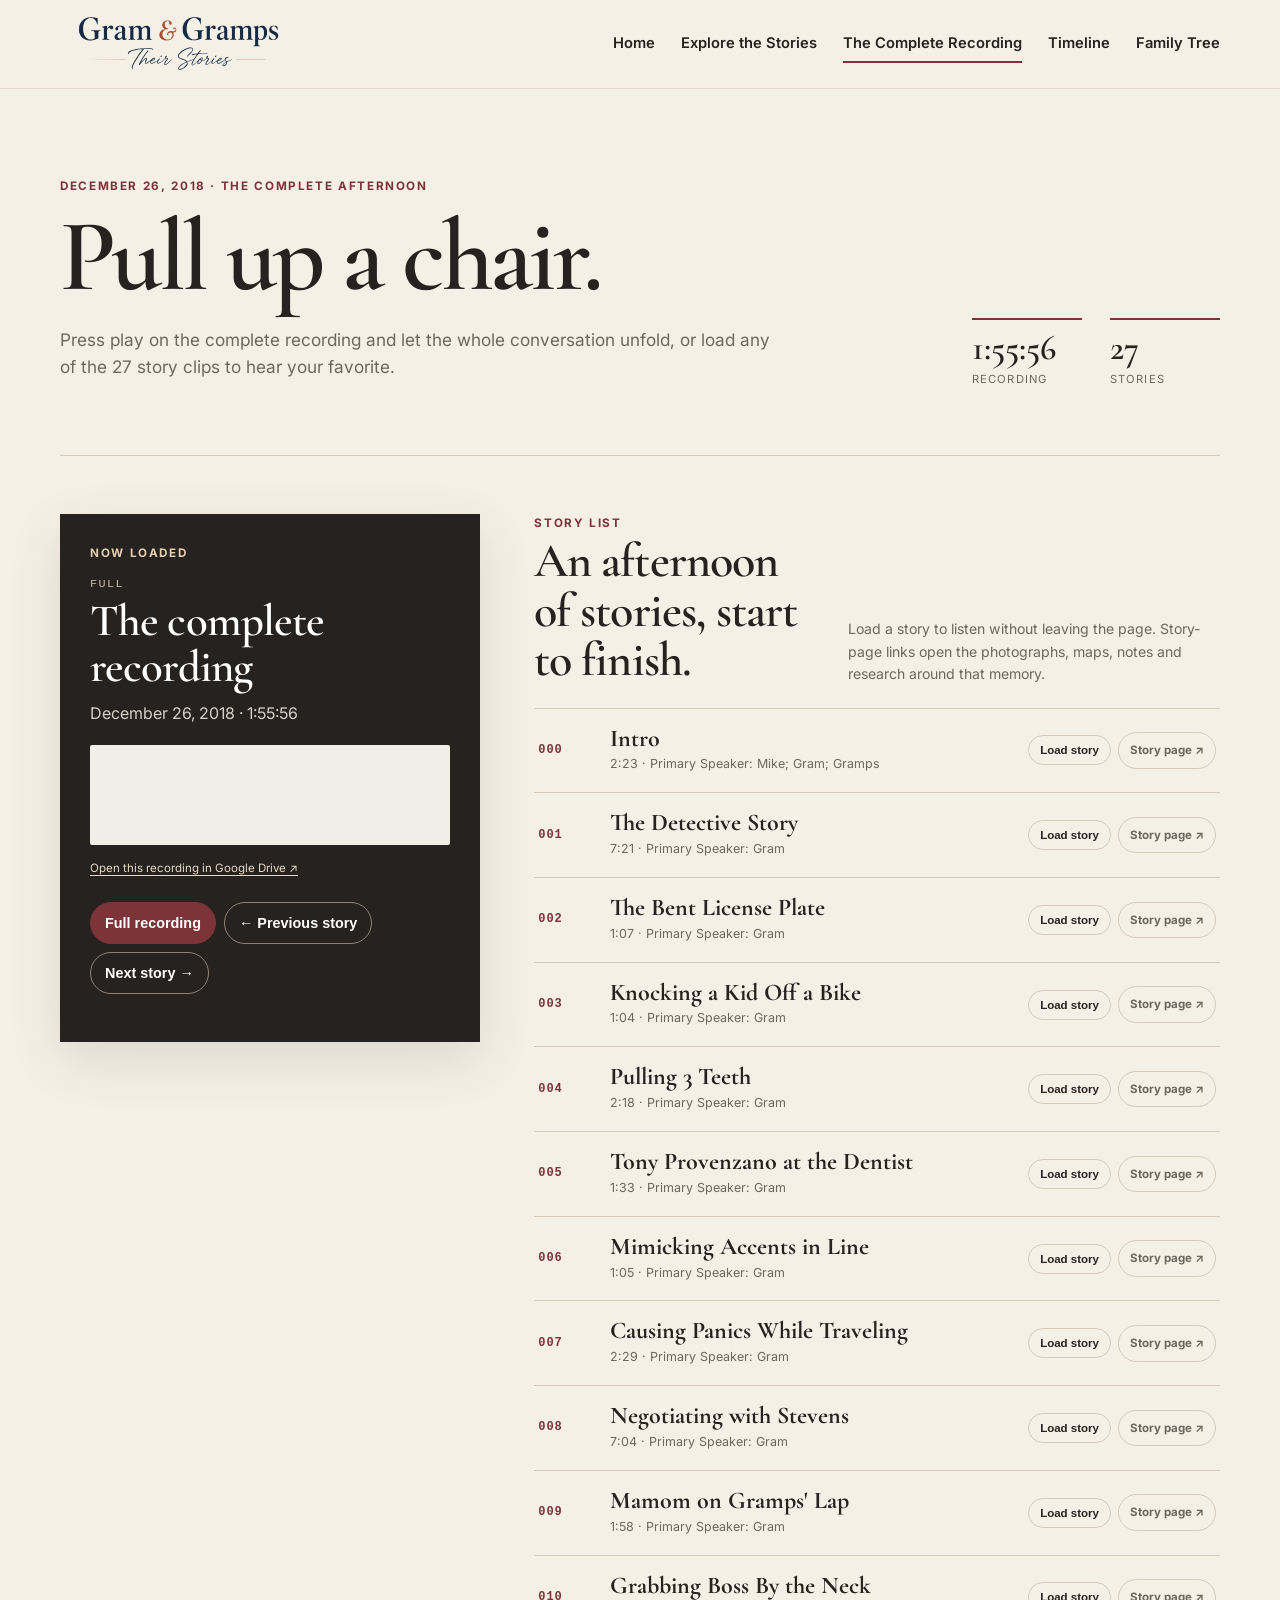
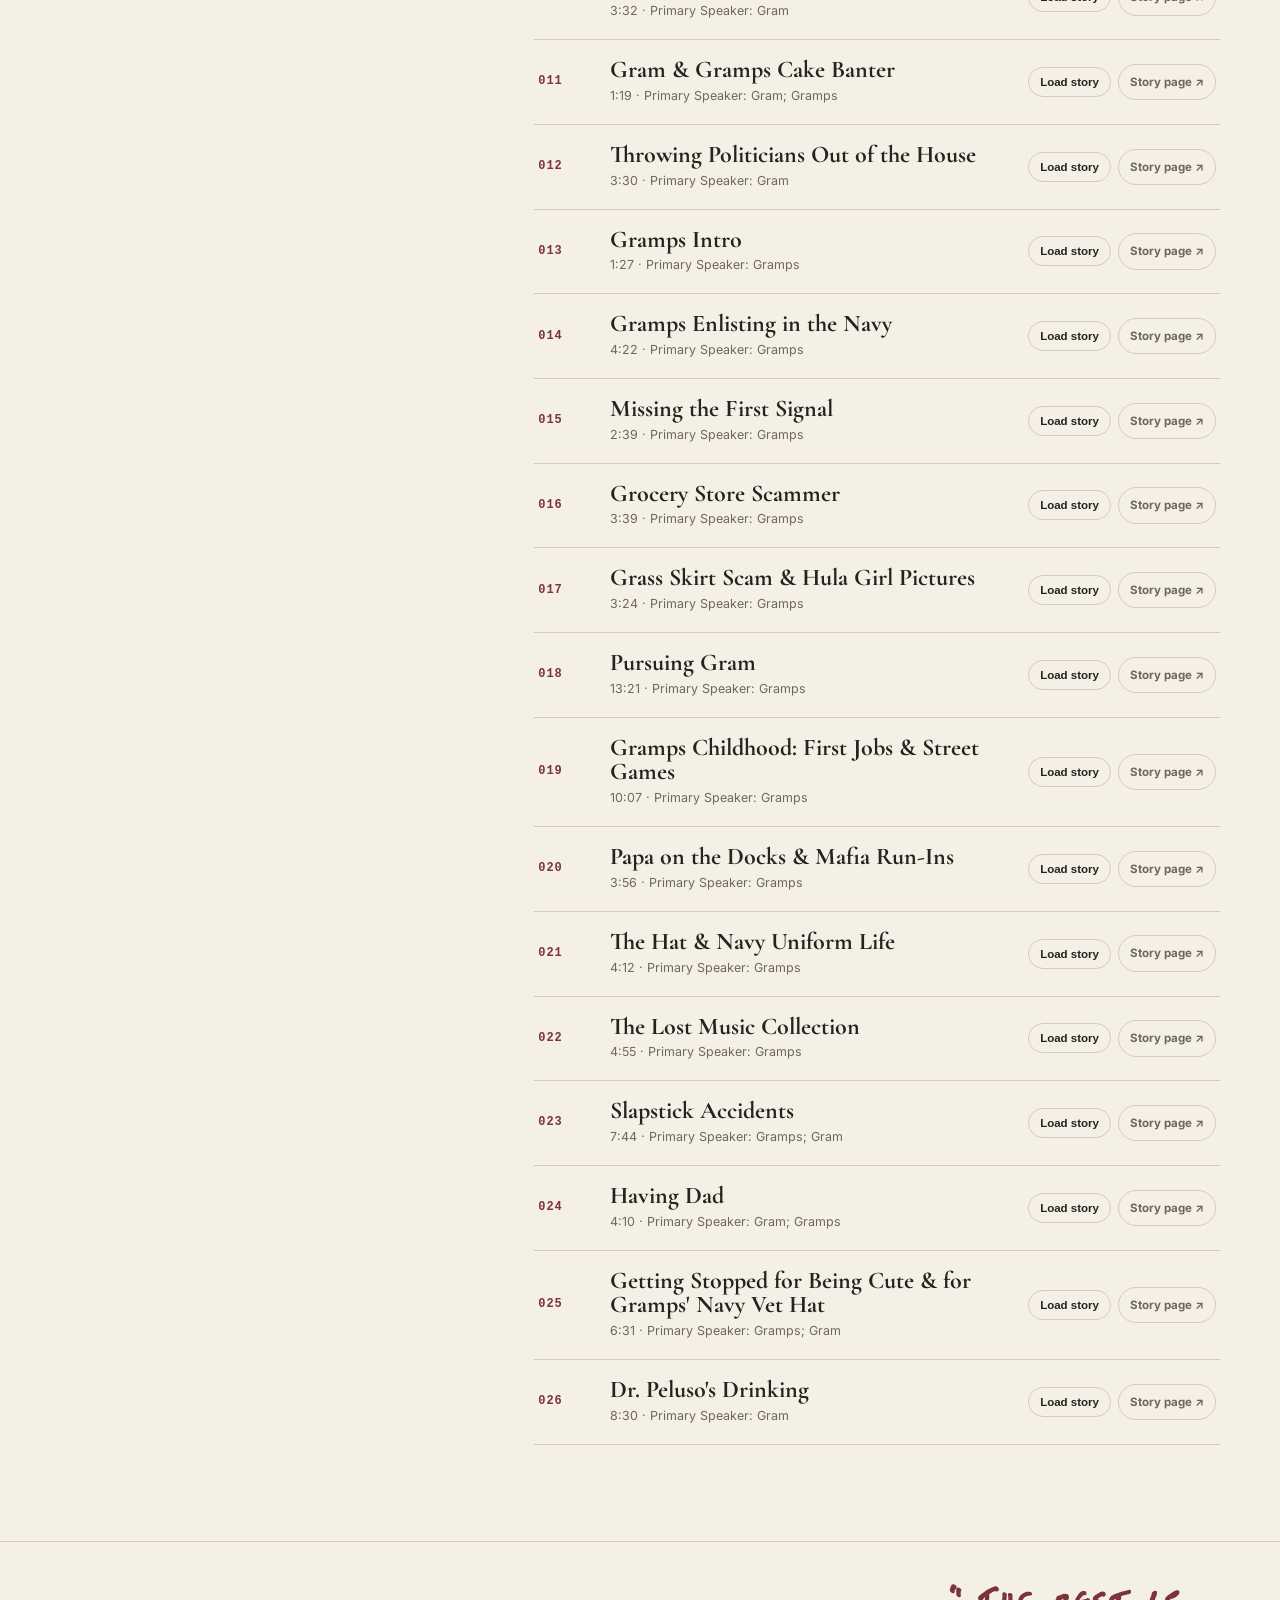
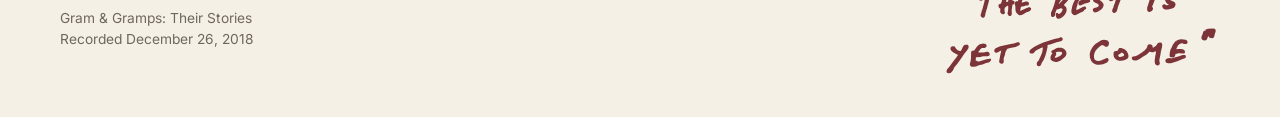
<file: listen.html>
<!doctype html>
<html lang="en"><head>
<meta charset="utf-8"><meta name="viewport" content="width=device-width,initial-scale=1">
<meta name="description" content="Listen straight through to the December 26, 2018 Gram & Gramps oral-history recording, or jump to any story.">
<title>The Complete Recording — Gram &amp; Gramps</title>
<link rel="stylesheet" href="assets/css/styles.css"><link rel="stylesheet" href="assets/css/curation.css"><link rel="stylesheet" href="assets/css/listen.css">
</head><body>
<header class="site-header"><div class="header-inner wrap"><a class="wordmark" href="index.html">Gram <span>&amp;</span> Gramps</a><button class="menu-toggle" aria-label="Open navigation">☰</button><nav class="site-nav"><a href="index.html">Home</a><a href="stories.html">Explore the Stories</a><a class="active" href="listen.html">The Complete Recording</a><a href="timeline.html">Timeline</a><a href="family-tree.html">Family Tree</a></nav></div></header>
<main>
<section class="listen-hero wrap"><div><div class="eyebrow">December 26, 2018 · The complete afternoon</div><h1>Pull up a chair.</h1><p>Press play on the complete recording and let the whole conversation unfold, or load any of the 27 story clips to hear your favorite.</p></div><div class="listen-stats"><div><strong>1:55:56</strong><span>recording</span></div><div><strong>27</strong><span>stories</span></div></div></section>
<section class="listen-shell wrap">
  <aside class="listen-player-card" id="playerCard">
    <div class="eyebrow">Now loaded</div>
    <div class="now-number" id="nowNumber">FULL</div>
    <h2 id="nowTitle">The complete recording</h2>
    <p id="nowMeta">December 26, 2018 · 1:55:56</p>
    <div class="listen-drive-frame"><iframe id="archiveAudioFrame" title="Gram and Gramps audio player" allow="autoplay"></iframe></div>
    <a class="audio-backup" id="driveFallback" href="#" target="_blank" rel="noopener">Open this recording in Google Drive ↗</a>
    <div class="player-actions"><button class="button primary" id="fullRecording">Full recording</button><button class="button" id="prevChapter">← Previous story</button><button class="button" id="nextChapter">Next story →</button></div>
  </aside>
  <section class="chapter-section">
    <div class="chapter-heading"><div><div class="eyebrow">Story list</div><h2>An afternoon of stories, start to finish.</h2></div><p>Load a story to listen without leaving the page. Story-page links open the photographs, maps, notes and research around that memory.</p></div>
    <div class="chapter-list" id="chapterList"></div>
  </section>
</section>
</main>
<footer class="site-footer"><div class="footer-inner wrap"><div>Tridente Family Oral History · Recorded December 26, 2018</div><div>Built from family recordings, photographs, documents, and memories.</div></div></footer>
<script src="assets/js/data.js"></script><script src="assets/js/audio.js?v=005006fixed"></script><script src="assets/js/site.js"></script><script src="assets/js/editorial-aug11.js"></script><script src="assets/js/polish-aug14.js"></script><script src="assets/js/listen.js"></script>
</body></html>
</file>
<file: assets/css/styles.css>
@import url('https://fonts.googleapis.com/css2?family=Cormorant+Garamond:wght@500;600;700&family=Inter:wght@400;500;600;700&display=swap');
:root{--paper:#f5f0e6;--paper-2:#ebe3d6;--ink:#25221f;--muted:#6e675f;--wine:#7c3438;--wine-dark:#552326;--gold:#b29362;--line:#d5cab9;--white:#fffdf9;--shadow:0 18px 50px rgba(49,38,29,.12)}*{box-sizing:border-box}html{scroll-behavior:smooth;-webkit-text-size-adjust:100%;text-size-adjust:100%}body{margin:0;background:var(--paper);color:var(--ink);font-family:Inter,system-ui,-apple-system,BlinkMacSystemFont,"Segoe UI",sans-serif;line-height:1.6;overflow-x:hidden}img{max-width:100%;display:block}a{color:inherit;text-decoration:none}.wrap{width:min(1160px,calc(100% - 40px));margin-inline:auto}.eyebrow{font-size:.73rem;letter-spacing:.14em;text-transform:uppercase;font-weight:700;color:var(--wine)}.eyebrow.light{color:#f0dfc5}h1,h2,h3{font-family:"Cormorant Garamond",Georgia,serif;line-height:1.03;margin:0 0 .55em}h1{font-size:clamp(3.4rem,8vw,7.8rem);font-weight:600;letter-spacing:-.035em}h2{font-size:clamp(2.25rem,4.2vw,4.2rem);font-weight:600;letter-spacing:-.02em}h3{font-size:1.7rem}p{margin:0 0 1.15em}.site-header{position:sticky;top:0;z-index:50;background:rgba(245,240,230,.92);backdrop-filter:blur(14px);border-bottom:1px solid rgba(124,52,56,.12)}.header-inner{height:76px;display:flex;align-items:center;justify-content:space-between;gap:24px}.wordmark{font-family:"Cormorant Garamond",Georgia,serif;font-size:1.65rem;font-weight:700;letter-spacing:.01em}.wordmark span{color:var(--wine);font-style:italic;font-weight:600}.site-nav{display:flex;gap:26px;align-items:center;font-size:.92rem;font-weight:600}.site-nav a{position:relative}.site-nav a:after{content:"";position:absolute;left:0;right:100%;bottom:-7px;height:2px;background:var(--wine);transition:.2s}.site-nav a:hover:after,.site-nav a.active:after{right:0}.menu-toggle{display:none;border:0;background:none;font-size:1.35rem}.hero{min-height:78vh;position:relative;display:grid;align-items:end;overflow:hidden;background:#1d1b19}.hero-media{position:absolute;inset:0}.hero-media img{width:100%;height:100%;object-fit:cover;object-position:center 28%;filter:grayscale(18%) sepia(8%) contrast(1.02)}.hero:after{content:"";position:absolute;inset:0;background:linear-gradient(90deg,rgba(19,15,13,.82) 0%,rgba(19,15,13,.48) 45%,rgba(19,15,13,.12) 74%),linear-gradient(0deg,rgba(19,15,13,.68),transparent 55%)}.hero-copy{position:relative;z-index:2;color:#fffaf3;padding:10vh 0 8vh;max-width:780px}.hero-copy .dek{font-size:clamp(1.1rem,2vw,1.42rem);max-width:650px;color:#f3eadf}.hero-actions{display:flex;gap:12px;flex-wrap:wrap;margin-top:30px}.button{display:inline-flex;align-items:center;justify-content:center;gap:8px;min-height:48px;padding:0 20px;border:1px solid currentColor;border-radius:999px;font-weight:700;font-size:.9rem}.button.primary{background:var(--wine);border-color:var(--wine);color:white}.button.light{color:white;background:rgba(255,255,255,.08);border-color:rgba(255,255,255,.55)}.button:hover{transform:translateY(-1px)}.dedication{background:var(--wine);color:white;padding:34px 0;border-top:1px solid rgba(255,255,255,.15)}.dedication-inner{display:grid;grid-template-columns:220px 1fr;gap:40px;align-items:center}.dedication h2{font-size:2.8rem;margin:0}.dedication p{margin:0;max-width:760px;color:#f3ded9}.section{padding:96px 0}.section.tight{padding:64px 0}.section-head{display:flex;align-items:end;justify-content:space-between;gap:30px;margin-bottom:34px}.section-head p{max-width:560px;color:var(--muted)}.story-grid{display:grid;grid-template-columns:repeat(3,1fr);gap:26px}.story-grid.compact{grid-template-columns:repeat(3,1fr)}.story-card{background:var(--white);border:1px solid var(--line);border-radius:2px;overflow:hidden;box-shadow:0 8px 28px rgba(48,37,28,.07);transition:transform .22s,box-shadow .22s}.story-card:hover{transform:translateY(-4px);box-shadow:var(--shadow)}.story-thumb{aspect-ratio:16/10;overflow:hidden;position:relative;display:block;background:#ddd}.story-thumb img{width:100%;height:100%;object-fit:cover;filter:saturate(.86) contrast(1.02);transition:transform .35s}.story-card:hover .story-thumb img{transform:scale(1.03)}.story-number{position:absolute;left:12px;top:12px;background:rgba(32,26,22,.84);color:white;padding:5px 8px;font-size:.72rem;letter-spacing:.12em;font-weight:700}.story-card-body{padding:22px}.story-card-body h3{margin:.2em 0 .45em}.story-card-body p{color:var(--muted);font-size:.94rem}.card-meta{font-size:.8rem;color:var(--muted);border-top:1px solid var(--line);padding-top:12px}.archive-band{background:var(--ink);color:white}.archive-grid{display:grid;grid-template-columns:1.2fr .8fr;gap:60px;align-items:center}.archive-grid p{color:#d8d0c7}.photo-stack{display:grid;grid-template-columns:1fr 1fr;gap:12px;transform:rotate(-1deg)}.photo-stack img{width:100%;aspect-ratio:4/5;object-fit:cover;border:8px solid #fff;box-shadow:var(--shadow)}.photo-stack img:nth-child(2){transform:translateY(28px) rotate(2deg)}.stats{display:grid;grid-template-columns:repeat(3,1fr);gap:14px;margin-top:30px}.stat{border-top:1px solid #665f58;padding-top:14px}.stat strong{font:600 2.5rem/1 "Cormorant Garamond",Georgia,serif;display:block}.stat span{font-size:.78rem;color:#bdb6af;text-transform:uppercase;letter-spacing:.1em}.timeline-preview{display:grid;grid-template-columns:repeat(4,1fr);gap:16px}.timeline-preview article{border-top:3px solid var(--wine);padding-top:14px}.timeline-preview strong{font-family:"Cormorant Garamond",Georgia,serif;font-size:2rem}.timeline-preview p{font-size:.92rem;color:var(--muted)}.site-footer{padding:42px 0;border-top:1px solid var(--line);font-size:.86rem;color:var(--muted)}.footer-inner{display:flex;justify-content:space-between;gap:20px}.page-hero{padding:90px 0 54px;border-bottom:1px solid var(--line)}.page-hero p{max-width:700px;color:var(--muted);font-size:1.08rem}.filter-row{display:flex;gap:8px;flex-wrap:wrap;margin:28px 0 36px}.filter-chip{border:1px solid var(--line);background:transparent;padding:9px 15px;border-radius:999px;cursor:pointer;font-weight:700;color:var(--muted)}.filter-chip.active,.filter-chip:hover{background:var(--wine);color:white;border-color:var(--wine)}.story-hero{min-height:58vh;position:relative;display:grid;align-items:end;overflow:hidden;background:#222}.story-hero>img{position:absolute;inset:0;width:100%;height:100%;object-fit:cover;object-position:center 30%}.story-hero-overlay{position:absolute;inset:0;background:linear-gradient(0deg,rgba(22,18,16,.82),rgba(22,18,16,.08) 75%)}.story-hero-copy{position:relative;color:white;padding:70px 0}.story-hero-copy h1{font-size:clamp(3rem,6vw,6rem)}.story-hero-copy p{max-width:720px;font-size:1.1rem;color:#eee4da}.story-layout{display:grid;grid-template-columns:minmax(0,1.55fr) minmax(280px,.65fr);gap:60px}.audio-box{border:1px solid var(--line);background:var(--white);padding:28px;display:flex;justify-content:space-between;gap:24px;align-items:center;margin-bottom:45px}.audio-box h2{font-size:2.4rem;margin:.1em 0 0}audio{width:min(440px,100%)}.audio-pending{display:inline-flex;border:1px dashed var(--gold);color:var(--muted);padding:12px 16px;font-size:.82rem;font-weight:700}.prose{font-size:1.05rem;max-width:720px}.prose .note{border-left:3px solid var(--gold);padding-left:18px;color:var(--muted)}.fact-panel{border-top:3px solid var(--wine);align-self:start}.fact-panel div{padding:18px 0;border-bottom:1px solid var(--line)}.fact-panel span{display:block;color:var(--muted);font-size:.72rem;text-transform:uppercase;letter-spacing:.11em;font-weight:700;margin-bottom:6px}.fact-panel strong{font-weight:600;font-size:.94rem}.timeline{position:relative;margin-top:20px}.timeline:before{content:"";position:absolute;left:142px;top:0;bottom:0;width:1px;background:var(--line)}.timeline-row{display:grid;grid-template-columns:120px 1fr;gap:44px;padding:0 0 42px;position:relative}.timeline-row:after{content:"";position:absolute;left:136px;top:8px;width:13px;height:13px;border-radius:50%;background:var(--wine);border:3px solid var(--paper)}.timeline-year{font:600 2rem/1 "Cormorant Garamond",Georgia,serif;color:var(--wine)}.timeline-copy h3{margin:0 0 6px}.timeline-copy p{color:var(--muted);max-width:680px}.twins-hero{display:grid;grid-template-columns:.85fr 1.15fr;min-height:72vh}.twins-copy{padding:8vw;display:flex;flex-direction:column;justify-content:center;background:var(--wine);color:white}.twins-copy p{color:#f1deda}.twins-photo img{width:100%;height:100%;object-fit:cover}.callout{border:1px solid var(--line);padding:28px;background:var(--white)}.callout strong{font-family:"Cormorant Garamond",Georgia,serif;font-size:1.7rem}@media (max-width:900px){.site-nav{display:none;position:absolute;top:76px;left:0;right:0;background:var(--paper);padding:20px 28px;border-bottom:1px solid var(--line);flex-direction:column;align-items:flex-start}.site-nav.open{display:flex}.menu-toggle{display:block}.story-grid,.story-grid.compact{grid-template-columns:repeat(2,1fr)}.archive-grid,.story-layout,.twins-hero{grid-template-columns:1fr}.twins-photo{min-height:60vh}.timeline-preview{grid-template-columns:repeat(2,1fr)}.dedication-inner{grid-template-columns:1fr}}@media (max-width:680px){.wrap{width:min(100% - 28px,1160px)}.hero{min-height:76vh}.hero:after{background:linear-gradient(0deg,rgba(19,15,13,.86),rgba(19,15,13,.24))}.hero-copy{padding-bottom:54px}.section{padding:70px 0}.story-grid,.story-grid.compact{grid-template-columns:1fr}.stats{grid-template-columns:1fr}.timeline-preview{grid-template-columns:1fr 1fr}.audio-box{align-items:flex-start;flex-direction:column}.timeline:before{left:81px}.timeline-row{grid-template-columns:64px 1fr;gap:34px}.timeline-row:after{left:75px}.footer-inner{flex-direction:column}.story-layout,.story-main,.fact-panel,.location-section,.location-grid,.location-card,.location-copy{min-width:0;max-width:100%}.fact-panel strong,.location-copy h3,.location-copy p{overflow-wrap:anywhere;word-break:normal}}
</file>
<file: assets/css/curation.css>
.story-hero>img,.story-thumb img{object-position:var(--story-focus,50% 24%)}
.story-hero-meta{display:flex;gap:9px;flex-wrap:wrap;margin:0 0 18px;padding:0;border:0}.story-hero-meta div{min-width:108px;padding:9px 12px 10px;background:rgba(24,20,18,.72);border:1px solid rgba(255,255,255,.18);box-shadow:0 4px 18px rgba(0,0,0,.14);backdrop-filter:blur(6px);-webkit-backdrop-filter:blur(6px)}.story-hero-meta span{display:block;margin-bottom:4px;font-size:.6rem;font-weight:800;letter-spacing:.12em;text-transform:uppercase;color:#f0dfc5;text-shadow:0 1px 3px rgba(0,0,0,.45)}.story-hero-meta strong{font-size:.9rem;font-weight:800;color:#fff;text-shadow:0 1px 4px rgba(0,0,0,.55)}
.story-quote{margin:42px 0;padding:34px 38px;border-left:4px solid var(--wine);background:var(--paper-2)}.story-quote blockquote{margin:0;font:600 clamp(2rem,4vw,3.45rem)/1.08 "Cormorant Garamond",Georgia,serif;letter-spacing:-.02em}.story-quote figcaption{margin-top:18px;color:var(--muted);font-size:.78rem;font-weight:700;letter-spacing:.08em;text-transform:uppercase}
.drive-audio-player{display:flex;flex-direction:column;gap:9px;width:min(520px,100%);min-width:min(440px,100%)}.drive-audio-player iframe{display:block;width:100%;height:104px;border:0;background:#f1ede7;border-radius:2px}.audio-backup{font-size:.72rem;color:var(--muted);text-decoration:underline;text-underline-offset:3px}.audio-backup:hover{color:var(--wine)}
.audio-box{align-items:center}.audio-title{min-width:240px}.audio-eyebrow{color:var(--ink)}.audio-eyebrow span{display:block;line-height:1.35;color:var(--ink)}.audio-eyebrow span+span{margin-top:2px}.audio-box h2{font-size:clamp(1.8rem,3vw,2.5rem);margin:.18em 0 0}.audio-story-number,.audio-story-title{display:block}.audio-story-number{font-size:.62em;line-height:1.15;letter-spacing:.02em;color:var(--wine);margin-bottom:3px}.audio-story-title{line-height:1.03}
.transcript-section{margin:-18px 0 42px}.transcript-details{border:1px solid var(--line);background:var(--white);box-shadow:0 8px 24px rgba(48,37,28,.05)}.transcript-details summary{display:flex;align-items:center;justify-content:space-between;gap:20px;padding:19px 22px;cursor:pointer;list-style:none}.transcript-details summary::-webkit-details-marker{display:none}.transcript-details summary .eyebrow{display:block;margin-bottom:2px;color:var(--muted)}.transcript-details summary strong{font:600 1.45rem/1.1 "Cormorant Garamond",Georgia,serif;color:var(--wine)}.transcript-toggle{display:grid;place-items:center;width:30px;height:30px;border:1px solid rgba(124,52,56,.35);font-size:1.35rem;color:var(--wine);transition:.18s}.transcript-details[open] .transcript-toggle{transform:rotate(45deg)}.transcript-body{padding:4px 22px 26px;border-top:1px solid var(--line)}.transcript-note{margin:18px 0 24px;padding:12px 14px;background:var(--paper-2);color:var(--muted);font-size:.78rem}.transcript-line{display:grid;grid-template-columns:88px minmax(0,1fr);gap:18px;padding:13px 0;border-bottom:1px solid rgba(48,37,28,.09)}.transcript-line:last-child{border-bottom:0}.transcript-speaker{padding-top:3px;font-size:.72rem;font-weight:800;letter-spacing:.07em;text-transform:uppercase;color:var(--wine)}.transcript-line p{margin:0;line-height:1.62;color:var(--ink)}
.story-sequence{display:grid;grid-template-columns:1fr 1fr;gap:14px;margin:-24px 0 44px}.story-sequence-link{display:flex;flex-direction:column;gap:3px;padding:14px 16px;border:1px solid rgba(124,52,56,.35);background:var(--white);color:var(--wine);transition:.18s}.story-sequence-link:hover{background:var(--wine);color:#fff;border-color:var(--wine);transform:translateY(-1px)}.story-sequence-link.next{text-align:right}.story-sequence-link span{font-size:.68rem;font-weight:800;letter-spacing:.08em;text-transform:uppercase}.story-sequence-link strong{font-size:.82rem;font-weight:600;color:inherit;white-space:nowrap;overflow:hidden;text-overflow:ellipsis}
.archive-note{margin-top:42px;padding:28px 30px;background:var(--white);color:var(--ink);border:1px solid var(--line);box-shadow:0 8px 24px rgba(48,37,28,.07)}.archive-note h3{margin:.2em 0 .5em;font-size:2rem}.archive-note p{margin:0;color:var(--muted)}
.location-section{margin-top:46px;padding-top:38px;border-top:1px solid var(--line)}.section-head.mini{margin-bottom:20px}.section-head.mini h2{font-size:2.45rem;margin:.1em 0 0}.location-grid{display:grid;grid-template-columns:1fr;gap:18px}.location-card{display:grid;grid-template-columns:minmax(0,1.25fr) minmax(240px,.75fr);padding:0;background:var(--white);border:1px solid var(--line);box-shadow:0 8px 28px rgba(48,37,28,.05);overflow:hidden}.location-map-wrap{min-height:270px;background:var(--paper-2)}.location-map{display:block;width:100%;height:100%;min-height:270px;border:0}.location-copy{padding:27px 28px;align-self:center}.location-copy h3{margin:.15em 0 .35em;font-size:2rem}.location-copy p{color:var(--muted);margin-bottom:16px}.map-button{min-height:40px;padding:0 16px;font-size:.78rem;color:var(--wine)}
.story-card[data-group="Gram"] .story-number{background:rgba(124,52,56,.88)}.story-card[data-group="Gramps"] .story-number{background:rgba(37,34,31,.88)}.story-card[data-group="Together"] .story-number{background:rgba(178,147,98,.92);color:#251f1a}
@media(max-width:900px){.location-card{grid-template-columns:1fr}.location-map-wrap,.location-map{min-height:310px}.story-hero-meta{gap:8px}}
@media(max-width:680px){.story-hero>img,.story-thumb img{object-position:var(--story-focus-mobile,var(--story-focus,50% 20%))}.story-hero>img[src*="1KoYNYfRr_HRzNand59FvsZWySONmcmwL"]{transform:translateY(-11%) scale(1.12);transform-origin:center center}.story-hero>img[src*="1EEmMR9z6LDnW1ny6_JyGzMT3Hzgqqswx"]{transform:translateY(-6%) scale(1.14);transform-origin:center center}.story-hero-meta{display:grid;grid-template-columns:repeat(3,1fr);gap:6px;margin-bottom:14px}.story-hero-meta div{min-width:0;padding:7px 7px 8px}.story-hero-meta strong{font-size:.76rem}.story-hero-meta span{font-size:.52rem;letter-spacing:.08em}.story-quote{padding:26px 24px;margin:34px 0}.drive-audio-player{min-width:100%;width:100%}.drive-audio-player iframe{height:108px}.audio-box{gap:18px}.transcript-section{margin:-20px 0 38px}.transcript-details summary{padding:16px}.transcript-body{padding:2px 16px 20px}.transcript-line{grid-template-columns:1fr;gap:4px;padding:12px 0}.transcript-speaker{padding-top:0}.story-sequence{margin:-28px 0 36px;gap:8px}.story-sequence-link{padding:12px 11px}.story-sequence-link strong{font-size:.72rem}.location-map-wrap,.location-map{min-height:250px}.location-copy{padding:22px 20px}}
</file>
<file: assets/css/listen.css>
.listen-hero{padding:88px 0 54px;border-bottom:1px solid var(--line);display:grid;grid-template-columns:minmax(0,1fr) auto;gap:50px;align-items:end}.listen-hero h1{font-size:clamp(3.8rem,8vw,7rem);margin:.08em 0 .16em}.listen-hero p{max-width:720px;color:var(--muted);font-size:1.08rem}.listen-stats{display:flex;gap:28px;padding-bottom:10px}.listen-stats div{min-width:110px;border-top:2px solid var(--wine);padding-top:10px}.listen-stats strong{display:block;font:600 2.2rem/1 "Cormorant Garamond",Georgia,serif}.listen-stats span{font-size:.7rem;text-transform:uppercase;letter-spacing:.1em;color:var(--muted)}.listen-shell{display:grid;grid-template-columns:minmax(320px,.76fr) minmax(0,1.24fr);gap:54px;padding:58px 0 96px;align-items:start}.listen-player-card{position:sticky;top:100px;background:var(--ink);color:white;padding:30px;box-shadow:var(--shadow)}.listen-player-card .eyebrow{color:#e4ceb0}.listen-player-card h2{font-size:2.8rem;margin:.1em 0 .25em}.listen-player-card>p{color:#d8d0c7}.now-number{font-family:"Courier New",Courier,monospace;font-size:.74rem;letter-spacing:.12em;color:#c7bba9;margin-top:12px}.listen-drive-frame{margin:16px 0 9px;background:#f1ede7;border-radius:2px;overflow:hidden}.listen-drive-frame iframe{display:block;width:100%;height:100px;border:0}.listen-player-card .audio-backup{color:#e8d8c5}.player-actions{display:flex;flex-wrap:wrap;gap:8px;margin:22px 0 18px}.player-actions .button{min-height:42px;padding:0 14px;color:white;background:transparent;border-color:#8d8378;cursor:pointer}.player-actions .button.primary{background:var(--wine);border-color:var(--wine)}.listen-note{font-family:"Courier New",Courier,monospace;font-size:.68rem!important;line-height:1.55;border-top:1px solid #5b544d;padding-top:16px;margin:20px 0 0!important}.chapter-heading{display:flex;justify-content:space-between;gap:28px;align-items:end;margin-bottom:22px}.chapter-heading h2{font-size:3rem;margin:.1em 0 0}.chapter-heading p{max-width:420px;color:var(--muted);font-size:.88rem;margin:0}.chapter-list{border-top:1px solid var(--line)}.chapter-row{display:grid;grid-template-columns:54px minmax(0,1fr) auto;gap:18px;align-items:center;padding:18px 4px;border-bottom:1px solid var(--line);transition:background .18s,padding .18s}.chapter-row:hover,.chapter-row.active{background:var(--white);padding-left:14px;padding-right:14px}.chapter-row.active{box-shadow:inset 4px 0 0 var(--wine)}.chapter-num{font-family:"Courier New",Courier,monospace;font-size:.75rem;color:var(--wine);font-weight:700;letter-spacing:.08em}.chapter-copy h3{font-size:1.5rem;margin:0 0 3px}.chapter-copy p{margin:0;color:var(--muted);font-size:.78rem}.chapter-actions{display:flex;gap:7px;align-items:center}.chapter-play,.chapter-story{border:1px solid var(--line);background:transparent;padding:8px 11px;border-radius:999px;font-size:.72rem;font-weight:700;cursor:pointer;color:var(--ink)}.chapter-play:hover{background:var(--wine);border-color:var(--wine);color:white}.chapter-story{color:var(--muted)}@media(max-width:900px){.listen-hero{grid-template-columns:1fr}.listen-stats{padding:0}.listen-shell{grid-template-columns:1fr}.listen-player-card{position:relative;top:auto}.chapter-heading{align-items:start;flex-direction:column}}@media(max-width:680px){.listen-hero{padding:62px 0 40px}.listen-stats{gap:18px}.listen-stats div{min-width:90px}.listen-shell{padding-top:32px;gap:38px}.listen-player-card{padding:24px 20px}.listen-drive-frame iframe{height:104px}.chapter-row{grid-template-columns:42px minmax(0,1fr);gap:10px}.chapter-actions{grid-column:2;justify-content:flex-start;flex-wrap:wrap}.chapter-heading h2{font-size:2.5rem}}
</file>
